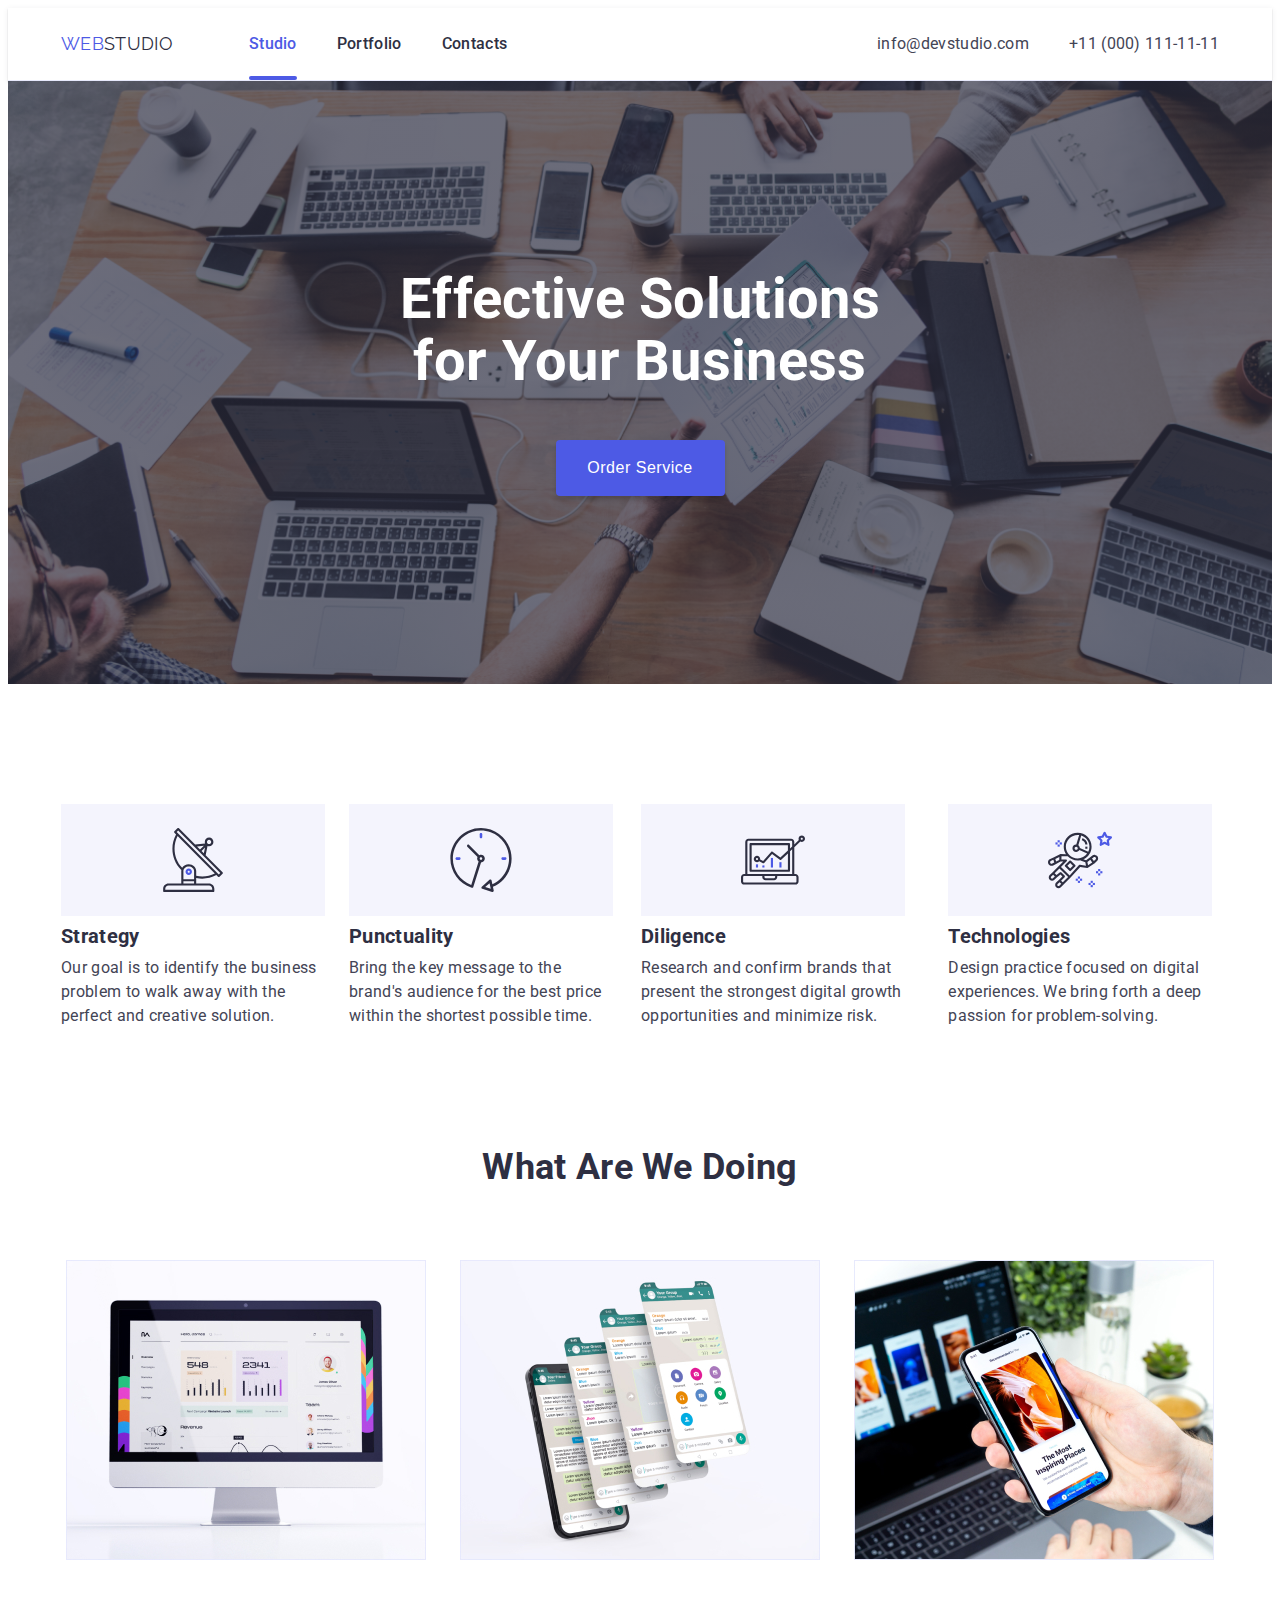
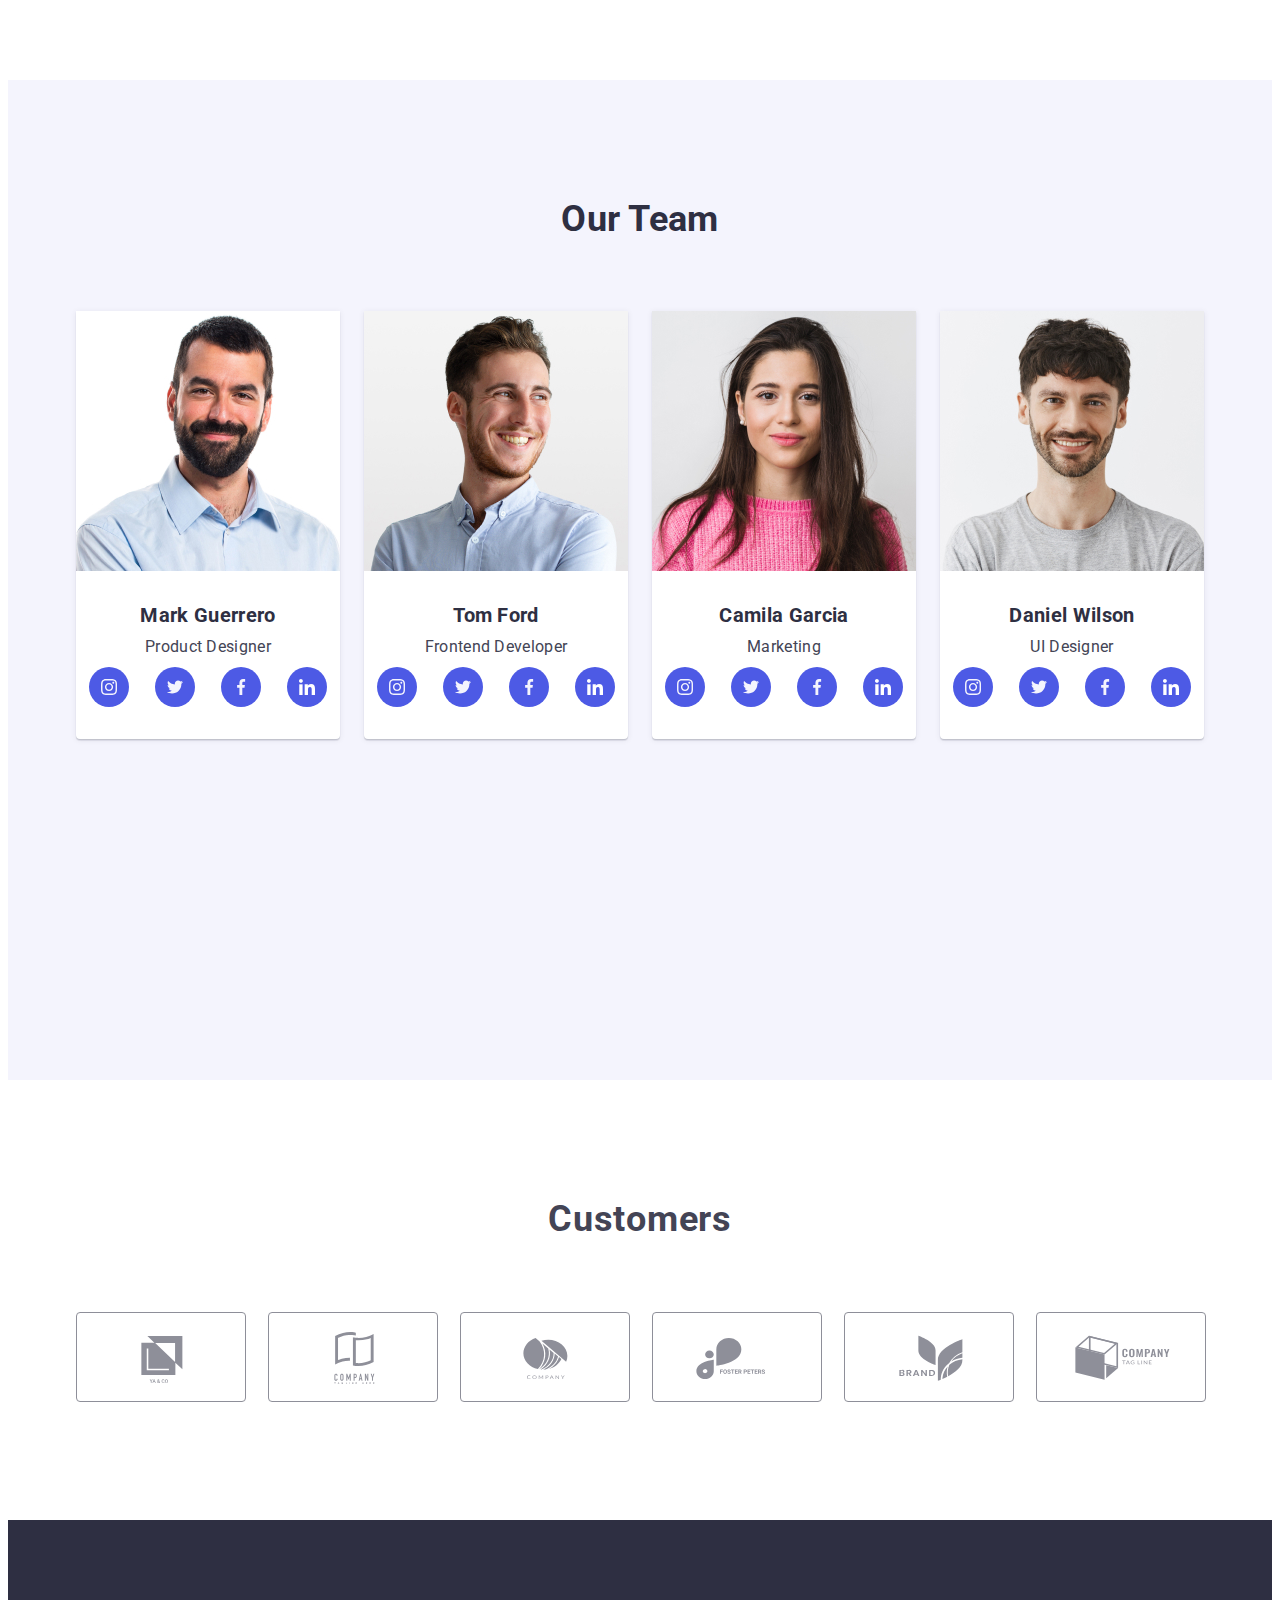
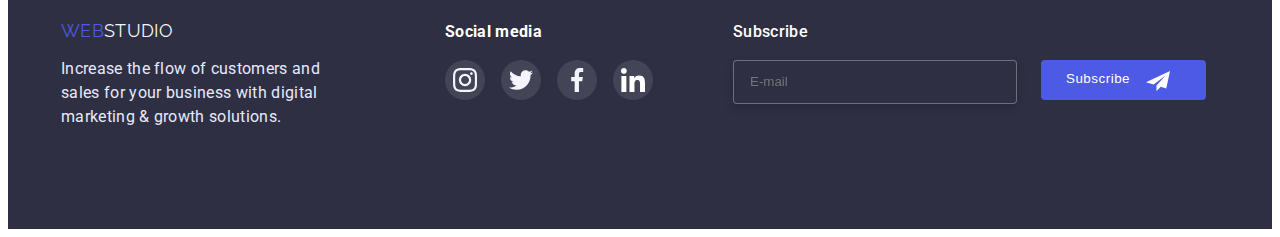
<file: index.html>
<!DOCTYPE html>
<html lang="en">
  <head>
    <meta charset="UTF-8" />
    <meta http-equiv="X-UA-Compatible" content="IE=edge" />
    <meta name="viewport" content="width=device-width, initial-scale=1.0" />
    <title>WebStudio</title>
    <link rel="preconnect" href="https://fonts.googleapis.com" />
    <link
      href="https://fonts.googleapis.com/css2?family=Raleway:wght@800&family=Roboto:wght@400;500;700;900&display=swap"
      rel="stylesheet"
    />
    <link
      rel="stylesheet"
      href="https://cdnjs.cloudflare.com/ajax/libs/modern-normalize/1.1.0/modern-normalize.min.css"
      integrity="sha512-wpPYUAdjBVSE4KJnH1VR1HeZfpl1ub8YT/NKx4PuQ5NmX2tKuGu6U/JRp5y+Y8XG2tV+wKQpNHVUX03MfMFn9Q=="
      crossorigin="anonymous"
      referrerpolicy="no-referrer"
    />
    <link rel="stylesheet" href="./css/styles.css" />
  </head>
  <body>
    <!--=========ШАПКА==========-->

    <header class="header">
      <div class="container header-container">
        <nav class="flex-nav">
          <a class="logo" href="./index.html"
            ><span class="web">Web</span><span class="studio">Studio</span></a
          >
          <ul class="menu-link">
            <li class="nav-item">
              <a class="nav-link current" href="./index.html">Studio</a>
            </li>
            <li class="nav-item">
              <a class="nav-link" href="./portfolio.html">Portfolio</a>
            </li>
            <li class="nav-item">
              <a class="nav-link" href="">Contacts</a>
            </li>
          </ul>
        </nav>
        <address class="address">
          <ul class="address-container">
            <li class="contact-mail">
              <a class="contact-link" href="mailto:info@devstudio.com"
                >info@devstudio.com</a
              >
            </li>
            <li class="contact-phone">
              <a class="contact" href="tel:+110001111111"
                >+11 (000) 111-11-11</a
              >
            </li>
          </ul>
        </address>
      </div>
    </header>

    <main>
      <!--================HERO===================-->

      <section class="hero hero-img">
        <div class="container">
          <h1 class="hero-title">Effective Solutions for Your Business</h1>
          <button data-modal-open class="hero-button" type="button">
            <span class="button-text">Order Service</span>
          </button>
        </div>
      </section>
      <!--==================CATEGORY==================-->

      <section class="priorities">
        <div class="container">
          <h2 class="visually-hidden">Feature</h2>
          <ul class="priorities-list">
            <li class="item">
              <div class="size-action">
                <svg class="action">
                  <use href="./images/svg/icons.svg#icon-antenna-1"></use>
                </svg>
              </div>
              <h3>Strategy</h3>
              <p>
                Our goal is to identify the business problem to walk away with
                the perfect and creative solution.
              </p>
            </li>
            <li class="item">
              <div class="size-action">
                <svg class="action">
                  <use href="./images/svg/icons.svg#icon-clock-1"></use>
                </svg>
              </div>
              <h3>Punctuality</h3>
              <p>
                Bring the key message to the brand's audience for the best price
                within the shortest possible time.
              </p>
            </li>
            <li class="item">
              <div class="size-action">
                <svg class="action">
                  <use href="./images/svg/icons.svg#icon-diagram-1"></use>
                </svg>
              </div>
              <h3>Diligence</h3>
              <p>
                Research and confirm brands that present the strongest digital
                growth opportunities and minimize risk.
              </p>
            </li>
            <li class="item">
              <div class="size-action">
                <svg class="action">
                  <use href="./images/svg/icons.svg#icon-astronaut-1"></use>
                </svg>
              </div>
              <h3>Technologies</h3>
              <p>
                Design practice focused on digital experiences. We bring forth a
                deep passion for problem-solving.
              </p>
            </li>
          </ul>
        </div>
      </section>
      <!--=================GADJETS=================-->

      <section class="work">
        <div class="container">
          <h2 class="work-title">What are we doing</h2>

          <ul class="work-list">
            <li class="item">
              <img
                src="./images/img-first-page/img-1.jpg"
                alt="Mac.jpg"
                width="360"
              />
            </li>
            <li class="item">
              <img
                src="./images/img-first-page/img-2.jpg"
                alt="Iphone.jpg"
                width="360"
              />
            </li>
            <li class="item">
              <img
                src="./images/img-first-page/img-3.jpg"
                alt="Macbook.jpg"
                width="360"
              />
            </li>
          </ul>
        </div>
      </section>
      <!--=================TEAM=================-->

      <section class="team-section">
        <div class="container">
          <h2 class="team">Our Team</h2>
          <ul class="team-list">
            <li class="item">
              <img
                class="team-img"
                src="./images/img-first-page/team-card-1.jpg"
                alt="team-card-1.jpg"
                width="264"
              />
              <h3>Mark Guerrero</h3>
              <p>Product Designer</p>
              <ul class="team-icons">
                <li class="team-list-link">
                  <a class="link" href="">
                    <svg class="team-icon">
                      <use href="./images/svg/icons.svg#icon-instagram"></use>
                    </svg>
                  </a>
                </li>
                <li class="team-list-link">
                  <a class="link" href="">
                    <svg class="team-icon">
                      <use href="./images/svg/icons.svg#icon-twitter"></use>
                    </svg>
                  </a>
                </li>
                <li class="team-list-link">
                  <a class="link" href="">
                    <svg class="team-icon">
                      <use href="./images/svg/icons.svg#icon-facebook"></use>
                    </svg>
                  </a>
                </li>
                <li class="team-list-link">
                  <a class="link" href="#">
                    <svg class="team-icon">
                      <use href="./images/svg/icons.svg#icon-linkedin"></use>
                    </svg>
                  </a>
                </li>
              </ul>
            </li>
            <li class="item">
              <img
                class="team-img"
                src="./images/img-first-page/team-card-2.jpg"
                alt="team-card-2.jpg"
                width="264"
              />
              <h3>Tom Ford</h3>
              <p>Frontend Developer</p>
              <ul class="team-icons">
                <li class="team-list-link">
                  <a class="link" href="">
                    <svg class="team-icon">
                      <use href="./images/svg/icons.svg#icon-instagram"></use>
                    </svg>
                  </a>
                </li>
                <li class="team-list-link">
                  <a class="link" href="">
                    <svg class="team-icon">
                      <use href="./images/svg/icons.svg#icon-twitter"></use>
                    </svg>
                  </a>
                </li>
                <li class="team-list-link">
                  <a class="link" href="">
                    <svg class="team-icon">
                      <use href="./images/svg/icons.svg#icon-facebook"></use>
                    </svg>
                  </a>
                </li>
                <li class="team-list-link">
                  <a class="link" href="#">
                    <svg class="team-icon">
                      <use href="./images/svg/icons.svg#icon-linkedin"></use>
                    </svg>
                  </a>
                </li>
              </ul>
            </li>
            <li class="item">
              <img
                class="team-img"
                src="./images/img-first-page/team-card-3.jpg"
                alt="team-card-3.jpg"
                width="264"
              />
              <h3>Camila Garcia</h3>
              <p>Marketing</p>
              <ul class="team-icons">
                <li class="team-list-link">
                  <a class="link" href="">
                    <svg class="team-icon">
                      <use href="./images/svg/icons.svg#icon-instagram"></use>
                    </svg>
                  </a>
                </li>
                <li class="team-list-link">
                  <a class="link" href="">
                    <svg class="team-icon">
                      <use href="./images/svg/icons.svg#icon-twitter"></use>
                    </svg>
                  </a>
                </li>
                <li class="team-list-link">
                  <a class="link" href="">
                    <svg class="team-icon">
                      <use href="./images/svg/icons.svg#icon-facebook"></use>
                    </svg>
                  </a>
                </li>
                <li class="team-list-link">
                  <a class="link" href="#">
                    <svg class="team-icon">
                      <use href="./images/svg/icons.svg#icon-linkedin"></use>
                    </svg>
                  </a>
                </li>
              </ul>
            </li>
            <li class="item">
              <img
                class="team-img"
                src="./images/img-first-page/team-card-4.jpg"
                alt="team-card-4.jpg"
                width="264"
              />
              <h3>Daniel Wilson</h3>
              <p>UI Designer</p>
              <ul class="team-icons">
                <li class="team-list-link">
                  <a class="link" href="">
                    <svg class="team-icon">
                      <use href="./images/svg/icons.svg#icon-instagram"></use>
                    </svg>
                  </a>
                </li>
                <li class="team-list-link">
                  <a class="link" href="">
                    <svg class="team-icon">
                      <use href="./images/svg/icons.svg#icon-twitter"></use>
                    </svg>
                  </a>
                </li>
                <li class="team-list-link">
                  <a class="link" href="">
                    <svg class="team-icon">
                      <use href="./images/svg/icons.svg#icon-facebook"></use>
                    </svg>
                  </a>
                </li>
                <li class="team-list-link">
                  <a class="link" href="#">
                    <svg class="team-icon">
                      <use href="./images/svg/icons.svg#icon-linkedin"></use>
                    </svg>
                  </a>
                </li>
              </ul>
            </li>
          </ul>
        </div>
      </section>

      <!-- =================COSTOMERS================= -->
      <section class="costomers">
        <div class="container">
          <h2>Customers</h2>
          <ul class="costomers-list">
            <li class="item">
              <a class="link" href="">
                <svg class="action">
                  <use href="./images/svg/icons.svg#icon-client1"></use>
                </svg>
              </a>
            </li>
            <li class="item">
              <a class="link" href="">
                <svg class="action">
                  <use href="./images/svg/icons.svg#icon-client2"></use>
                </svg>
              </a>
            </li>
            <li class="item">
              <a class="link" href="">
                <svg class="action">
                  <use href="./images/svg/icons.svg#icon-client3"></use>
                </svg>
              </a>
            </li>
            <li class="item">
              <a class="link" href="">
                <svg class="action">
                  <use href="./images/svg/icons.svg#icon-client4"></use>
                </svg>
              </a>
            </li>
            <li class="item">
              <a class="link" href="">
                <svg class="action">
                  <use href="./images/svg/icons.svg#icon-client5"></use>
                </svg>
              </a>
            </li>
            <li class="item">
              <a class="link" href="">
                <svg class="action">
                  <use href="./images/svg/icons.svg#icon-client6"></use>
                </svg>
              </a>
            </li>
          </ul>
        </div>
      </section>
    </main>
    <!-- ==================FOTTER===================== -->
    <footer class="footer-box">
      <div class="container footer-container">
        <div class="footer-item">
          <a class="footer-logo" href="./index.html"
            ><span class="web">Web</span
            ><span class="footer-logo-studio">Studio</span></a
          >
          <p class="footer-text">
            Increase the flow of customers and sales for your business with
            digital marketing & growth solutions.
          </p>
        </div>
        <div class="social-footer">
          <h2>Social media</h2>
          <ul class="footer-icons">
            <li class="item">
              <a class="link" href="">
                <svg class="action">
                  <use href="./images/svg/icons.svg#icon-instagram"></use>
                </svg>
              </a>
            </li>
            <li class="item">
              <a class="link" href="">
                <svg class="action">
                  <use href="./images/svg/icons.svg#icon-twitter"></use>
                </svg>
              </a>
            </li>
            <li class="item">
              <a class="link" href="">
                <svg class="action">
                  <use href="./images/svg/icons.svg#icon-facebook"></use>
                </svg>
              </a>
            </li>
            <li class="item">
              <a class="link" href="">
                <svg class="action">
                  <use href="./images/svg/icons.svg#icon-linkedin"></use>
                </svg>
              </a>
            </li>
          </ul>
        </div>

        <!-- =================SUBSCRIBE================== -->

        <div class="subscribe-box">
          <h3 class="subscribe-text">Subscribe</h3>
          <form class="subscribe-form" action="">
            <label>
              <input
                class="subscribe-input"
                type="email"
                name="email"
                placeholder="E-mail"
                required
              />
            </label>
            <button type="submit" class="subscribe-btn">
              Subscribe
              <svg class="icon">
                <use href="./images/svg/icons.svg#icon-telegram"></use>
              </svg>
            </button>
          </form>
        </div>
      </div>
    </footer>

    <!-- /* =================MODAL================= */ -->

    <div class="backdrop is-hidden" data-modal>
      <div class="modal">
        <button data-modal-close class="close">
          <svg class="close-btn">
            <use href="./images/svg/icons.svg#icon-close-btn"></use>
          </svg>
        </button>
        <div class="modal-feedback">
          <span class="modal-title">
            Leave your contacts and we will call you back
          </span>
          <form class="form">
            <div class="modal-field">
              <label class="modal-label" for="name">Name</label>
              <input
              class="modal-input"
              type="text"
              id="name"
              name="Name"
              required
              />
              <svg class="modal-icon">
                <use href="./images/svg/icons.svg#icon-person-name"></use>
              </svg>
            </div>
            <div class="modal-field">
              <label class="modal-label" for="phone">Phone</label>
              <input
              class="modal-input"
              type="tel"
              id="phone"
              name="Phone"
              required
              pattern="[0-9]{3}-[0-9]{3}-[0-9]{2}-[0-9]{2}"
              placeholder="xxx-xxx-xx-xx"
              />
              <svg class="modal-icon">
                <use href="./images/svg/icons.svg#icon-phone"></use>
              </svg>
            </div>
            <div class="modal-field">
              <label class="modal-label" for="email">Email</label>
              <input
              class="modal-input"
              type="email"
              id="email"
              name="Email"
              required
              />
              <svg class="modal-icon">
                <use href="./images/svg/icons.svg#icon-email"></use>
              </svg>
            </div>
            <div class="modal-form-comment">
              <label class="modal-label" for="comment">Comment</label>
              <textarea
                class="modal-comment"
                name="Comment"
                id="comment"
                placeholder="Text input"
              ></textarea>
            </div>
            <div class="modal-form">
              <input class="user-policy visually-hidden" type="checkbox" name="checkbox" id="user-policy" required/>
              <label for="user-policy" class="modal-form-check"
                >I accept the terms and conditions of the
                <a class="modal-policy" href="">Privacy Policy</a></label
                >
            </div>
            <button type="submit" class="modal-btn-submit">Send</button>
          </form>
        </div>
      </div>
    </div>

    <script src="./js/modal.js"></script>
  </body>
</html>
</file>
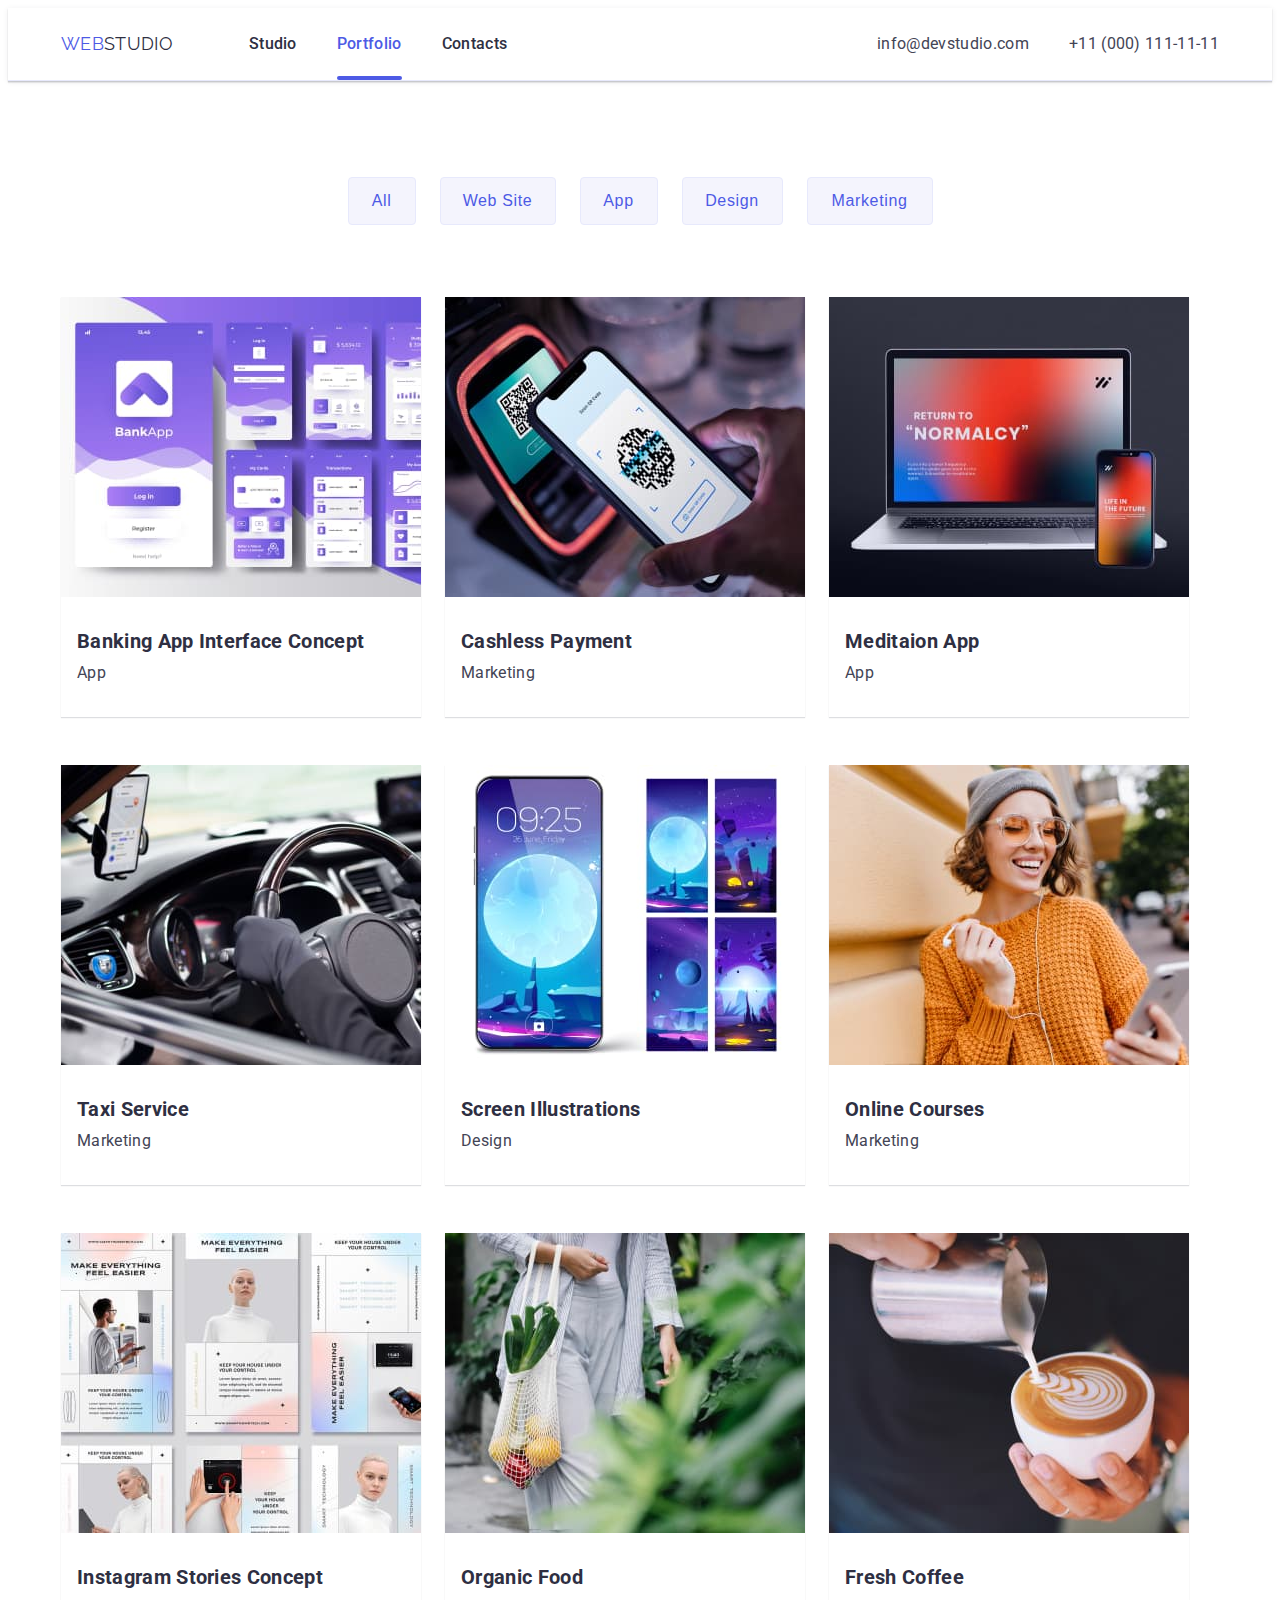
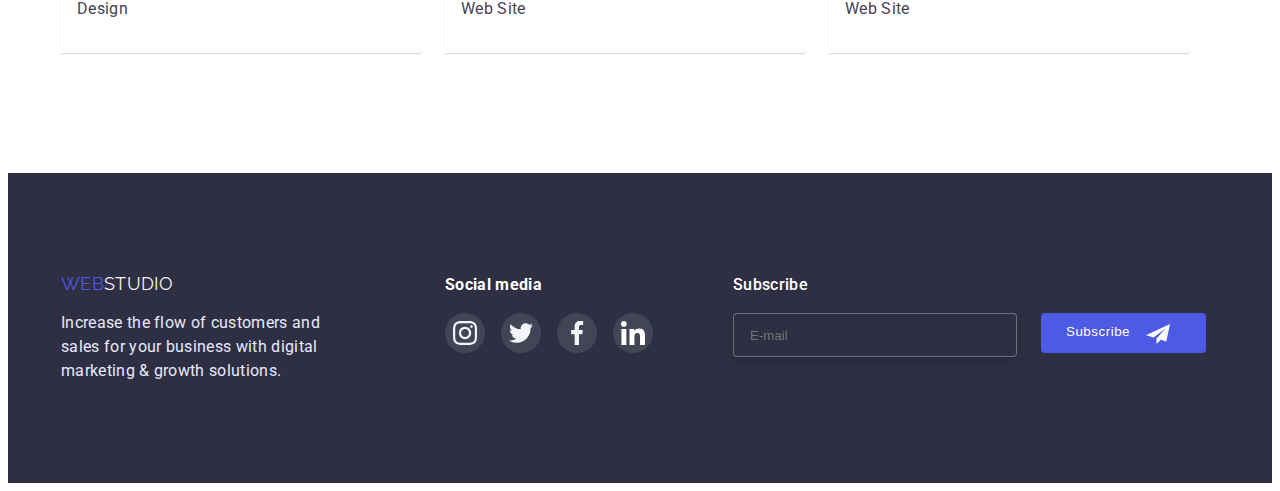
<file: portfolio.html>
<!DOCTYPE html>
<html lang="en">
  <head>
    <meta charset="UTF-8" />
    <meta http-equiv="X-UA-Compatible" content="IE=edge" />
    <meta name="viewport" content="width=device-width, initial-scale=1.0" />
    <title>Porfolio</title>
    <link rel="preconnect" href="https://fonts.googleapis.com" />
    <link rel="preconnect" href="https://fonts.gstatic.com" crossorigin />
    <link
      href="https://fonts.googleapis.com/css2?family=Raleway:wght@800&family=Roboto:wght@400;500;700;900&display=swap"
      rel="stylesheet"
    />
    <link
      rel="stylesheet"
      href="https://cdnjs.cloudflare.com/ajax/libs/modern-normalize/1.1.0/modern-normalize.min.css"
      integrity="sha512-wpPYUAdjBVSE4KJnH1VR1HeZfpl1ub8YT/NKx4PuQ5NmX2tKuGu6U/JRp5y+Y8XG2tV+wKQpNHVUX03MfMFn9Q=="
      crossorigin="anonymous"
      referrerpolicy="no-referrer"
    />
    <link rel="stylesheet" href="./css/styles.css" />
  </head>

  <body>
    <!--=========ШАПКА==========-->

    <header class="header">
      <div class="container header-container">
        <nav class="flex-nav">
          <a class="logo" href="./index.html"
            ><span class="web">Web</span><span class="studio">Studio</span></a
          >
          <ul class="menu-link">
            <li class="nav-item">
              <a class="nav-link" href="./index.html">Studio</a>
            </li>
            <li class="nav-item">
              <a class="nav-link current" href="./portfolio.html">Portfolio</a>
            </li>
            <li class="nav-item">
              <a class="nav-link" href="">Contacts</a>
            </li>
          </ul>
        </nav>
        <address class="address">
          <ul class="address-container">
            <li class="contact-mail">
              <a class="contact-link" href="mailto:info@devstudio.com"
                >info@devstudio.com</a
              >
            </li>
            <li class="contact-phone">
              <a class="contact" href="tel:+110001111111"
                >+11 (000) 111-11-11</a
              >
            </li>
          </ul>
        </address>
      </div>
    </header>
    <main>
      <section class="buttons">
        <div class="container">
          <h1 class="visually-hidden">filter</h1>
          <ul class="portfolio-buttons">
            <li>
              <button type="button" class="all-btn all-btn-1">All</button>
            </li>
            <li>
              <button type="button" class="all-btn all-btn-2">Web Site</button>
            </li>
            <li>
              <button type="button" class="all-btn all-btn-3">App</button>
            </li>
            <li>
              <button type="button" class="all-btn all-btn-4">Design</button>
            </li>
            <li>
              <button type="button" class="all-btn all-btn-5">Marketing</button>
            </li>
          </ul>
          <h2 class="visually-hidden">all-device</h2>
          <ul class="work-portfolio">
            <li class="portfolio-box">
              <a class="portfolio-link thumb-link" href="">
                <div class="thumb">
                  <img
                    class="portfolio-img"
                    src="./images/img-portfolio/img.jpg"
                    alt="banking-app"
                    width="360"
                    height="300"
                  />
                  <div class="overlay">
                    <p class="overlay-content">
                      Lorem ipsum dolor sit amet consectetur adipisicing elit.
                      Tempore impedit molestias expedita cupiditate nulla aut
                      reprehenderit ratione error enim, recusandae voluptates
                      nihil natus fuga ab facere illo atque illum esse cum,
                      nobis ex, placeat aliquam repudiandae in. Libero, vero
                      delectus!
                    </p>
                  </div>
                </div>
                <div class="portfolio-title">
                  <h3>Banking App Interface Concept</h3>
                  <p>App</p>
                </div>
              </a>
            </li>
            <li class="portfolio-box">
              <a class="portfolio-link thumb-link" href="">
                <div class="thumb">
                  <img
                    src="./images/img-portfolio/img-1.jpg"
                    alt="apple-pay"
                    width="360"
                    height="300"
                  />
                  <div class="overlay">
                    <p class="overlay-content">
                      Lorem ipsum dolor sit amet consectetur adipisicing elit.
                      Tempore impedit molestias expedita cupiditate nulla aut
                      reprehenderit ratione error enim, recusandae voluptates
                      nihil natus fuga ab facere illo atque illum esse cum,
                      nobis ex, placeat aliquam repudiandae in. Libero, vero
                      delectus!
                    </p>
                  </div>
                </div>
                <div class="portfolio-title">
                  <h3>Cashless Payment</h3>
                  <p>Marketing</p>
                </div>
              </a>
            </li>
            <li class="portfolio-box">
              <a class="portfolio-link thumb-link" href="">
                <div class="thumb">
                  <img
                    src="./images/img-portfolio/img-2.jpg"
                    alt="for-mac-iphone"
                    width="360"
                    height="300"
                  />
                  <div class="overlay">
                    <p class="overlay-content">
                      Lorem ipsum dolor sit amet consectetur adipisicing elit.
                      Tempore impedit molestias expedita cupiditate nulla aut
                      reprehenderit ratione error enim, recusandae voluptates
                      nihil natus fuga ab facere illo atque illum esse cum,
                      nobis ex, placeat aliquam repudiandae in. Libero, vero
                      delectus!
                    </p>
                  </div>
                </div>
                <div class="portfolio-title">
                  <h3>Meditaion App</h3>
                  <p>App</p>
                </div>
              </a>
            </li>
            <li class="portfolio-box">
              <a class="portfolio-link thumb-link" href="">
                <div class="thumb">
                  <img
                    src="./images/img-portfolio/img-3.jpg"
                    alt="taxi-service"
                    width="360"
                    height="300"
                  />
                  <div class="overlay">
                    <p class="overlay-content">
                      Lorem ipsum dolor sit amet consectetur adipisicing elit.
                      Tempore impedit molestias expedita cupiditate nulla aut
                      reprehenderit ratione error enim, recusandae voluptates
                      nihil natus fuga ab facere illo atque illum esse cum,
                      nobis ex, placeat aliquam repudiandae in. Libero, vero
                      delectus!
                    </p>
                  </div>
                </div>
                <div class="portfolio-title">
                  <h3>Taxi Service</h3>
                  <p>Marketing</p>
                </div>
              </a>
            </li>
            <li class="portfolio-box">
              <a class="portfolio-link thumb-link" href="">
                <div class="thumb">
                  <img
                    src="./images/img-portfolio/img-4.jpg"
                    alt="screenshot"
                    width="360"
                    height="300"
                  />
                  <div class="overlay">
                    <p class="overlay-content">
                      Lorem ipsum dolor sit amet consectetur adipisicing elit.
                      Tempore impedit molestias expedita cupiditate nulla aut
                      reprehenderit ratione error enim, recusandae voluptates
                      nihil natus fuga ab facere illo atque illum esse cum,
                      nobis ex, placeat aliquam repudiandae in. Libero, vero
                      delectus!
                    </p>
                  </div>
                </div>
                <div class="portfolio-title">
                  <h3>Screen Illustrations</h3>
                  <p>Design</p>
                </div>
              </a>
            </li>
            <li class="portfolio-box">
              <a class="portfolio-link thumb-link" href="">
                <div class="thumb">
                  <img
                    src="./images/img-portfolio/img-5.jpg"
                    alt="girl"
                    width="360"
                    height="300"
                  />
                  <div class="overlay">
                    <p class="overlay-content">
                      Lorem ipsum dolor sit amet consectetur adipisicing elit.
                      Tempore impedit molestias expedita cupiditate nulla aut
                      reprehenderit ratione error enim, recusandae voluptates
                      nihil natus fuga ab facere illo atque illum esse cum,
                      nobis ex, placeat aliquam repudiandae in. Libero, vero
                      delectus!
                    </p>
                  </div>
                </div>
                <div class="portfolio-title">
                  <h3>Online Courses</h3>
                  <p>Marketing</p>
                </div>
              </a>
            </li>
            <li class="portfolio-box">
              <a class="portfolio-link thumb-link" href="">
                <div class="thumb">
                  <img
                    src="./images/img-portfolio/img-6.jpg"
                    alt="instagram"
                    width="360"
                    height="300"
                  />
                  <div class="overlay">
                    <p class="overlay-content">
                      Lorem ipsum dolor sit amet consectetur adipisicing elit.
                      Tempore impedit molestias expedita cupiditate nulla aut
                      reprehenderit ratione error enim, recusandae voluptates
                      nihil natus fuga ab facere illo atque illum esse cum,
                      nobis ex, placeat aliquam repudiandae in. Libero, vero
                      delectus!
                    </p>
                  </div>
                </div>
                <div class="portfolio-title">
                  <h3>Instagram Stories Concept</h3>
                  <p>Design</p>
                </div>
              </a>
            </li>
            <li class="portfolio-box">
              <a class="portfolio-link thumb-link" href="">
                <div class="thumb">
                  <img
                    src="./images/img-portfolio/img-7.jpg"
                    alt="organic-food"
                    width="360"
                    height="300"
                  />
                  <div class="overlay">
                    <p class="overlay-content">
                      Lorem ipsum dolor sit amet consectetur adipisicing elit.
                      Tempore impedit molestias expedita cupiditate nulla aut
                      reprehenderit ratione error enim, recusandae voluptates
                      nihil natus fuga ab facere illo atque illum esse cum,
                      nobis ex, placeat aliquam repudiandae in. Libero, vero
                      delectus!
                    </p>
                  </div>
                </div>
                <div class="portfolio-title">
                  <h3>Organic Food</h3>
                  <p>Web Site</p>
                </div>
              </a>
            </li>
            <li class="portfolio-box">
              <a class="portfolio-link thumb-link" href="">
                <div class="thumb">
                  <img
                    src="./images/img-portfolio/img-8.jpg"
                    alt="coffee"
                    width="360"
                  />
                  <div class="overlay">
                    <p class="overlay-content">
                      Lorem ipsum dolor sit amet consectetur adipisicing elit.
                      Tempore impedit molestias expedita cupiditate nulla aut
                      reprehenderit ratione error enim, recusandae voluptates
                      nihil natus fuga ab facere illo atque illum esse cum,
                      nobis ex, placeat aliquam repudiandae in. Libero, vero
                      delectus!
                    </p>
                  </div>
                </div>
                <div class="portfolio-title">
                  <h3>Fresh Coffee</h3>
                  <p>Web Site</p>
                </div>
              </a>
            </li>
          </ul>
        </div>
      </section>
    </main>
    <footer class="footer-box">
      <div class="container footer-container">
        <div class="footer-item">
          <a class="footer-logo" href="./index.html"
            ><span class="web">Web</span
            ><span class="footer-logo-studio">Studio</span></a
          >
          <p class="footer-text">
            Increase the flow of customers and sales for your business with
            digital marketing & growth solutions.
          </p>
        </div>
        <div class="social-footer">
          <h2>Social media</h2>
          <ul class="footer-icons">
            <li class="item">
              <a class="link" href="">
                <svg class="action">
                  <use href="./images/svg/icons.svg#icon-instagram"></use>
                </svg>
              </a>
            </li>
            <li class="item">
              <a class="link" href="">
                <svg class="action">
                  <use href="./images/svg/icons.svg#icon-twitter"></use>
                </svg>
              </a>
            </li>
            <li class="item">
              <a class="link" href="">
                <svg class="action">
                  <use href="./images/svg/icons.svg#icon-facebook"></use>
                </svg>
              </a>
            </li>
            <li class="item">
              <a class="link" href="">
                <svg class="action">
                  <use href="./images/svg/icons.svg#icon-linkedin"></use>
                </svg>
              </a>
            </li>
          </ul>
        </div>
        <div class="subscribe-box">
          <h2 class="subscribe-text">Subscribe</h2>
          <form class="subscribe-form" action="">
            <label>
              <input
                class="subscribe-input"
                type="email"
                name="email"
                placeholder="E-mail"
                required
              />
            </label>
            <button type="submit" class="subscribe-btn">
              Subscribe
              <svg class="icon">
                <use href="./images/svg/icons.svg#icon-telegram"></use>
              </svg>
            </button>
          </form>
        </div>
      </div>
    </footer>
  </body>
</html>
</file>
<file: css/styles.css>
/* Titel h1 #2E2F42 */
/* параграфи p #434455 */
/* White #FFFFFF */
/* Buttons #4D5AE5 */
/* Success 1GREEN #31D0AA */
/* Subtle Text #8E8F99 */
/* Accent 1cornflower #E7E9FC */
/* Light 1CLOUD #F4F4FD */
/* Hero background 1GREY #2E2F42 */
/* Focus/Hover button #404BBF */

:root {
  --title-text-color: #2e2f42;
  --paragraph-text-color: #434455;
  --botton-text-color: #4d5ae5;
  --bgc-white-color: #ffffff;
  --studio-white-color: #f4f4fd;
  --focus-btn-color: #404bbf;
}

/* --primary-text-color: #434455;
  --secondary-text-color: #2E2F42;
  --third-text-color: #E7E9FC;
  --primary-bg-color: #fff;
  --second-bg-color: #F4F4FD;
  --accent-color: #4D5AE5;
  --secondary-accent-color: #404BBF;
  --customers-color: #8E8F99; */

body {
  font-family: 'Roboto', sans-serif;
  font-size: 16px;
  background-color: var(--bgc-white-color);
  color: var(--paragraph-text-color);
  letter-spacing: 0.02em;
}

h1,
h2,
h3,
h4,
h5,
h6,
p {
  margin: 0px;
}
ul,
ol {
  margin-top: 0;
  margin-bottom: 0;
  padding-left: 0;
  list-style-type: none;
}
button {
  cursor: pointer;
}
img {
  display: block;
  height: auto;
  width: 100%;
}
a {
  text-decoration: none;
  transition-property: color;
  transition-duration: 250ms;
  transition-timing-function: cubic-bezier(0.4, 0, 0.2, 1);
}
::hover {
  transition-property: color;
}

.visually-hidden {
  position: absolute;
  width: 1px;
  height: 1px;
  margin: -1px;
  border: 0;
  padding: 0;
  white-space: nowrap;
  clip-path: inset(100%);
  clip: rect(0 0 0 0);
  overflow: hidden;
}

.container {
  max-width: 1158px;
  margin-right: auto;
  margin-left: auto;
  padding-right: 15px;
  padding-left: 15px;
}

/* =================LOGO==================  */

.logo {
  margin-right: 76px;
}
.web {
  color: var(--botton-text-color);
  font-size: 18px;
  line-height: 1;
  font-family: 'Raleway', sans-serif;
  text-transform: uppercase;
}
.studio {
  color: var(--title-text-color);
  font-size: 18px;
  line-height: 1;
  font-family: 'Raleway', sans-serif;
  text-transform: uppercase;
}

/* =================MENU==================  */

.header {
  border-bottom: 1px solid #e7e9fc;
  box-shadow: 0px 2px 1px rgba(46, 47, 66, 0.08),
    0px 1px 1px rgba(46, 47, 66, 0.16), 0px 1px 6px rgba(46, 47, 66, 0.08);
}
.header-container {
  display: flex;
  align-items: center;
}

.menu-link {
  display: flex;
  align-items: center;
}
.flex-nav {
  display: flex;
  align-items: center;
}
.nav-link {
  position: relative;

  padding: 24px 0;
  display: block;
  font-weight: 500;
  font-style: normal;
  font-size: 16px;
  line-height: 1.5;
  color: var(--title-text-color);
}
.nav-link.current::after {
  content: '';
  position: absolute;
  bottom: 0;
  left: 0;
  width: 100%;
  height: 4px;
  background-color: var(--botton-text-color);
  border-radius: 2px;

  transition-property: background-color;
  animation-duration: 250ms;
  transition-timing-function: cubic-bezier(0.4, 0, 0.2, 1);
}
.nav-link.current {
  color: var(--botton-text-color);
}

.nav-item:not(:last-child) {
  margin-right: 40px;
}

.nav-link:hover,
.nav-link:focus {
  color: var(--botton-text-color);
}
.address-container {
  display: flex;
  align-items: center;
}

.address {
  margin-left: auto;
  font-style: normal;
  font-size: 16px;
  line-height: 1.5;
  color: var(--paragraph-text-color);
}

.contact-mail {
  margin-right: 40px;
  margin-left: auto;
}

.contact-link,
.contact {
  color: var(--paragraph-text-color);

  transition-property: color;
  animation-duration: 250ms;
  transition-timing-function: cubic-bezier(0.4, 0, 0.2, 1);
}
.contact-link:hover,
.contact:hover {
  color: var(--botton-text-color);
}
.contact-link:focus,
.contact:focus {
  color: var(--botton-text-color);
}

/* =================HERO TITLE==================  */

.hero {
  padding: 188px 0;
  background-color: rgba(46, 47, 66, 0.7);
  text-align: center;
}
.hero-img {
  max-width: 1440px;
  margin: 0 auto;
  background-repeat: no-repeat;
  background-size: cover;

  background-image: linear-gradient(
      to top,
      rgba(46, 47, 66, 0.7),
      rgba(46, 47, 66, 0.7)
    ),
    url(../images/img-first-page/people-office-1.png);
}
.hero-title {
  font-weight: 700;
  font-size: 56px;
  line-height: 1.1;
  color: var(--bgc-white-color);

  max-width: 494px;
  margin-right: auto;
  margin-left: auto;
}

.hero-button {
  width: 169px;
  height: 56px;
  border-radius: 4px;
  border: 1px solid transparent;
  box-shadow: 0px 4px 4px rgba(0, 0, 0, 0.15);
  background-color: var(--botton-text-color);
  letter-spacing: 0.04em;

  margin-top: 48px;
  margin-left: auto;
  margin-right: auto;

  transition-property: box-shadow, background-color;
  transition-duration: 250ms;
  transition-timing-function: cubic-bezier(0.4, 0, 0.2, 1);
}

.hero-button:hover,
.hero-button:focus {
  background-color: var(--focus-btn-color);
  color: var(--bgc-white-color);
}

.button-text {
  color: var(--bgc-white-color);
  font-size: 16px;
  line-height: 1.5;
  font-weight: 500;
}
/* =================PRIORITIES==================  */

.priorities {
  padding-top: 120px;
  padding-bottom: 120px;
}
.priorities-list {
  display: flex;
}
.priorities-list .action {
  width: 64px;
  height: 64px;
}
.size-action {
  width: 264px;
  height: 112px;
  margin-bottom: 8px;
  display: flex;
  justify-content: center;
  align-items: center;
  background-color: var(--studio-white-color);
}
.priorities-list .item:not(:last-child) {
  margin-right: 24px;
}

.priorities h3 {
  font-size: 20px;
  line-height: 1.2;
  color: var(--title-text-color);

  margin-bottom: 8px;
}
.priorities p {
  font-size: 16px;
  line-height: 150%; /* 24/16 */
}

/* =================WORK TITLE================== */

.work {
  padding-bottom: 120px;
}

.work-title {
  text-transform: capitalize;
  font-weight: 700;
  font-size: 36px;
  line-height: 1.1;
  color: var(--title-text-color);

  margin-bottom: 72px;
  text-align: center;
}
.work-list {
  display: flex;
  justify-content: space-around;
}
.work-list .item:not(:last-child) {
  margin-right: 24px;
}

/* =================TEAM=================  */

.team-section {
  background-color: var(--studio-white-color);
  height: 770px;
  padding-top: 120px;
  padding-bottom: 110px;
}

.team {
  font-weight: 700;
  font-size: 36px;
  line-height: 1.1;
  color: var(--title-text-color);

  text-align: center;
  margin-bottom: 72px;
}
.team-section h3 {
  font-size: 20px;
  line-height: 1.2;
  color: var(--title-text-color);

  margin-bottom: 8px;
}
.team-section p {
  font-size: 16px;
  line-height: 150%; /* 24/16 */
}
.team-list {
  display: flex;
  text-align: center;
  justify-content: center;
}
.team-list .item {
  width: 264px;
  height: 428px;
  border-radius: 0px 0px 4px 4px;
  background-color: var(--bgc-white-color);
  box-shadow: 0px 1px 6px rgba(46, 47, 66, 0.08),
    0px 1px 1px rgba(46, 47, 66, 0.16), 0px 2px 1px rgba(46, 47, 66, 0.08);
}
.team-list .item .team-img {
  margin-bottom: 32px;
}
.team-list .item:not(:last-child) {
  margin-right: 24px;
}
.team-list .item p {
  margin-bottom: 8px;
}
.team-icons {
  display: flex;
  justify-content: space-around;
}
.team-list-link {
  width: 40px;
  height: 40px;
}
.team-list-link .link {
  width: 100%;
  height: 100%;
  border-radius: 50%;
  background-color: var(--botton-text-color);

  display: flex;
  justify-content: center;
  align-items: center;

  transition-property: background-color;
  transition-duration: 250ms;
  transition-timing-function: cubic-bezier(0.4, 0, 0.2, 1);
}
.team-icon {
  width: 16px;
  height: 16px;
  fill: #fff;
}
.team-icon:not(:last-child) {
  margin-right: 24px;
}
.team-list-link .link:hover,
.team-list-link .link:focus {
  background-color: var(--focus-btn-color);
}
/* =================COSTOMERS================== */

.costomers {
  display: flex;
  padding-top: 120px;
  padding-bottom: 120px;
}
.costomers h2 {
  font-weight: 700;
  font-size: 36px;
  line-height: 111.111111%; /* 40/36 */
  margin-bottom: 72px;
  text-align: center;
  letter-spacing: 0.02em;
}
.costomers-list {
  margin: auto;
  display: flex;
  gap: 24px;
}
.costomers-list .item {
  width: 168px;
  height: 88px;
}
.costomers-list .link {
  width: 100%;
  height: 100%;
  border: 1px solid #8e8f99;
  border-radius: 4px;
  fill: #8e8f99;

  display: flex;
  justify-content: center;
  align-items: center;

  transition-property: border, fill;
  transition-duration: 250ms;
  transition-timing-function: cubic-bezier(0.4, 0, 0.2, 1);
}
.costomers-list .action {
  width: 104px;
  height: 56px;
}
.costomers-list .link:hover,
.costomers-list .link:focus {
  border-color: var(--focus-btn-color);
  fill: var(--focus-btn-color);
}

/* =================FOOTER==================  */

.footer-box {
  background-color: var(--title-text-color);
  padding-top: 100px;
  padding-bottom: 100px;
}
.footer-logo-studio {
  color: var(--studio-white-color);
  font-size: 18px;
  line-height: 1.2;
  font-family: 'Raleway', sans-serif;
  text-transform: uppercase;
}
.footer-container {
  display: flex;
}
.footer-item {
  margin-right: 120px;
}

.footer-text {
  width: 264px;
  margin-top: 16px;
  font-size: 16px;
  line-height: 1.5;
  color: #e7e9fc;
}
.social-footer {
  margin-right: 80px;
}
.social-footer h2 {
  font-size: 16px;
  line-height: 150%; /* 24/16 */
  color: var(--bgc-white-color);
  margin-bottom: 16px;
}
.footer-icons {
  display: flex;
  gap: 16px;
}
.social-footer .item {
  width: 40px;
  height: 40px;
}
.social-footer .action {
  width: 24px;
  height: 24px;
  fill: #fff;
}
.social-footer .link {
  width: 100%;
  height: 100%;
  border-radius: 50px;
  background-color: var(--paragraph-text-color);

  display: flex;
  justify-content: center;
  align-items: center;

  transition-property: background-color;
  transition-duration: 250ms;
  transition-timing-function: cubic-bezier(0.4, 0, 0.2, 1);
}
.social-footer .link:hover,
.social-footer .link:focus {
  background-color: #31d0aa;
}

/* ================SUBSCRIBE=============== */

.subscribe-box {
}
.subscribe-text {
  font-weight: 500;
  font-size: 16px;
  line-height: 150%; /* 24/16 */
  color: var(--bgc-white-color);
  margin-bottom: 16px;
}
.subscribe-form {
  display: flex;
}
.subscribe-input {
  width: 264px;
  height: 40px;

  padding-left: 16px;
  color: #fff;
  background-color: var(--title-text-color);
  border: 1px solid rgba(255, 255, 255, 0.3);
  filter: drop-shadow(0px 4px 4px rgba(0, 0, 0, 0.15));
  border-radius: 4px;

  transition-property: border;
  transition-duration: 250ms;
  transition-timing-function: cubic-bezier(0.4, 0, 0.2, 1);
}
.subscribe-btn {
  display: inline-flex;
  width: 165px;
  height: 40px;
  font-weight: 500;
  line-height: 150%; /* 24/16 */
  gap: 16px;
  padding: 8px 24px;
  margin-left: 24px;

  color: var(--bgc-white-color);
  background-color: var(--botton-text-color);

  border-radius: 4px;
  border: 1px solid transparent;
  letter-spacing: 0.04em;

  transition-property: background-color;
  transition-duration: 250ms;
  transition-timing-function: cubic-bezier(0.4, 0, 0.2, 1);
}

.subscribe-box .icon {
  width: 24px;
  height: 24px;
  fill: var(--bgc-white-color);
}
.subscribe-btn:hover,
.subscribe-btn:focus {
  background-color: var(--focus-btn-color);
}
.subscribe-input:focus {
  border-color: var(--bgc-white-color);
}

/* =================PORTFOLIO==================  */

.buttons {
  padding-top: 96px;
  padding-bottom: 120px;
}

.all-btn {
  font-size: 16px;
  font-weight: 500;
  line-height: 1.5;
  color: var(--botton-text-color);
  background-color: var(--studio-white-color);
  border-radius: 4px;
  border: 1px solid #e7e9fc;
  letter-spacing: 0.04em;

  transition-property: background-color, color;
  transition-duration: 250ms;
  transition-timing-function: cubic-bezier(0.4, 0, 0.2, 1);
}

.all-btn:focus,
.all-btn:hover {
  border: 1px solid transparent;
  background-color: var(--focus-btn-color);
  color: var(--bgc-white-color);
  box-shadow: 0px 3px 1px rgba(0, 0, 0, 0.1), 0px 2px 1px rgba(0, 0, 0, 0.08),
    0px 2px 2px rgba(0, 0, 0, 0.12);
}
.portfolio-buttons {
  display: flex;
  justify-content: center;
  margin-bottom: 72px;
  gap: 24px;
}
.all-btn {
  height: 48px;
}
.all-btn-1 {
  width: 68px;
}
.all-btn-2 {
  width: 116px;
}
.all-btn-3 {
  width: 78px;
}
.all-btn-4 {
  width: 101px;
}
.all-btn-5 {
  width: 126px;
}

.work-portfolio h3 {
  font-size: 20px;
  line-height: 1.2;
  margin-bottom: 8px;
  color: var(--title-text-color);
}
.work-portfolio {
  display: flex;
  flex-wrap: wrap;
}
.portfolio-box {
  margin-right: 24px;
  box-shadow: 0px 1px 1px 0px rgba(46, 47, 66, 0.16);
}
.portfolio-title p {
  color: var(--paragraph-text-color);
  line-height: 150%; /* 24/16 */
}
.portfolio-box:nth-child(-n + 6) {
  margin-bottom: 48px;
}
.portfolio-box:nth-child(3n) {
  margin-right: 0;
}
.portfolio-link {
  display: block;
  transition-property: box-shadow;
  transition-duration: 250ms;
  transition-timing-function: cubic-bezier(0.4, 0, 0.2, 1);
}
.portfolio-link:hover,
.portfolio-link:focus {
  box-shadow: 0px 1px 6px rgba(46, 47, 66, 0.08),
    0px 1px 1px rgba(46, 47, 66, 0.16), 0px 2px 1px rgba(46, 47, 66, 0.08);
}
.portfolio-title {
  padding-top: 32px;
  padding-bottom: 32px;
  padding-left: 16px;
}

/* ===================OVERLAY================== */

.thumb {
  position: relative;
  overflow: hidden;
}
.overlay-content {
  position: absolute;
  top: 0;
  left: 0;
  height: 100%;
  width: 100%;
  background-color: var(--botton-text-color);
  color: var(--studio-white-color);
  padding: 20px;

  transform: translateY(100%);

  transition-property: opacity, transform;
  transition-duration: 250ms;
  transition-timing-function: cubic-bezier(0.4, 0, 0.2, 1);
}
.thumb-link:hover .overlay-content {
  transform: translateY(0);
}

/* =================MODAL================= */

.backdrop.is-hidden {
  opacity: 0;
  pointer-events: none;
  visibility: hidden;
}
.backdrop {
  position: fixed;
  top: 0;
  left: 0;

  width: 100%;
  height: 100%;
  background-color: rgba(46, 47, 66, 0.4);

  transition-property: opacity, visibility;
  transition-duration: 250ms;
  transition-timing-function: cubic-bezier(0.4, 0, 0.2, 1);
}
.backdrop .modal {
  position: absolute;
  overflow: auto;
  top: 50%;
  left: 50%;
  transform: translate(-50%, -50%);
  padding: 72px 24px 24px 24px;
  width: 100%;
  height: 100%;
  max-width: 408px;
  max-height: 584px;

  background-color: #fcfcfc;
  box-shadow: 0px 1px 1px rgba(0, 0, 0, 0.14), 0px 1px 3px rgba(0, 0, 0, 0.12),
    0px 2px 1px rgba(0, 0, 0, 0.2);
  border-radius: 4px;

  transition-property: transform;
  transition-duration: 250ms;
  transition-timing-function: cubic-bezier(0.4, 0, 0.2, 1);
}

.close {
  position: absolute;
  top: 24px;
  right: 24px;

  width: 24px;
  height: 24px;
  background-color: #e7e9fc;
  border-radius: 50%;
  border: 1px solid rgba(0, 0, 0, 0.1);

  display: flex;
  justify-content: center;
  align-items: center;

  transition-property: background-color, border;
  transition-duration: 250ms;
  transition-timing-function: cubic-bezier(0.4, 0, 0.2, 1);
}
.close-btn {
  width: 8px;
  height: 8px;
}
.close:hover,
.close:focus {
  background-color: var(--focus-btn-color);
  fill: var(--bgc-white-color);
}

/* =================MODAL-INPUT================== */

.modal-feedback {
  display: flex;
  flex-direction: column;
  width: 100%;
  height: 100%;
}
.modal-title {
  display: flex;
  justify-content: center;
  font-weight: 500;
  line-height: 150%; /* 24/16 */
  margin-bottom: 16px;
  color: var(--title-text-color);
}
.form {
}
.modal-field {
  position: relative;
  margin-bottom: 8px;
}
.modal-icon {
  position: absolute;
  top: 24px;
  left: 16px;
  width: 18px;
  height: 24px;
  cursor: pointer;
  fill: #2e2f42;
}
.modal-label {
  display: block;
  font-size: 12px;
  line-height: 1;
  color: #8e8f99;
  letter-spacing: 0.04em;
  margin-bottom: 4px;
}
.modal-input {
  padding-left: 38px;
  width: 100%;
  height: 40px;
  border: 1px solid rgba(33, 33, 33, 0.2);
  border-radius: 4px;
  outline: none;

  transition-property: color, border;
  transition-duration: 250ms;
  transition-timing-function: cubic-bezier(0.4, 0, 0.2, 1);
}
.modal-form {
  margin-bottom: 24px;
}

.modal-comment {
  width: 100%;
  height: 120px;
  padding: 8px 8px 0px 16px;
  border: 1px solid rgba(33, 33, 33, 0.2);
  border-radius: 4px;
  resize: none;
  outline: none;

  transition-property: color, border;
  transition-duration: 250ms;
  transition-timing-function: cubic-bezier(0.4, 0, 0.2, 1);
}
.modal-form-comment {
  margin-bottom: 16px;
}
.modal-form-check {
  display: flex;
  align-items: center;
  font-size: 12px;
  line-height: 1;
  color: #757575;
  letter-spacing: 0.04em;
}
.modal-policy {
  margin-left: 4px;
  text-decoration: underline;
  color: var(--botton-text-color);
}
.modal-form-check::before {
  content: '';
  display: block;
  width: 16px;
  height: 16px;
  margin-right: 8px;
  border: 1.25px solid #2e2f42;
  border-radius: 2px;
  cursor: pointer;
}
.user-policy:checked + .modal-form-check::before {
  background-color: var(--focus-btn-color);
  background-image: url(../images/svg/Vector.svg);
  background-repeat: no-repeat;
  background-position: 50% 50%;
  border-color: var(--focus-btn-color);
}
.user-policy:focus + .modal-form-check::before {
  border-color: var(--focus-btn-color);
}
.modal-btn-submit {
  width: 169px;
  height: 56px;
  margin: 0 auto;
  display: block;

  color: var(--bgc-white-color);
  background-color: var(--botton-text-color);
  box-shadow: 0px 4px 4px rgba(0, 0, 0, 0.15);
  border-radius: 4px;
  border-color: transparent;

  transition-property: background-color, border;
  transition-duration: 250ms;
  transition-timing-function: cubic-bezier(0.4, 0, 0.2, 1);
}
.modal-btn-submit:focus,
.modal-btn-submit:hover {
  background-color: var(--focus-btn-color);
}
.modal-input:focus {
  border: 1px solid #4d5ae5;
}
.modal-input:focus + svg {
  fill: #4d5ae5;
}
.modal-comment:focus {
  border: 1px solid #4d5ae5;
}
.modal-comment:focus::placeholder,
.modal-input:focus::placeholder {
  color: #4d5ae5;
}
.modal-comment::placeholder,
.modal-input::placeholder {
  color: transparent;
}
</file>
